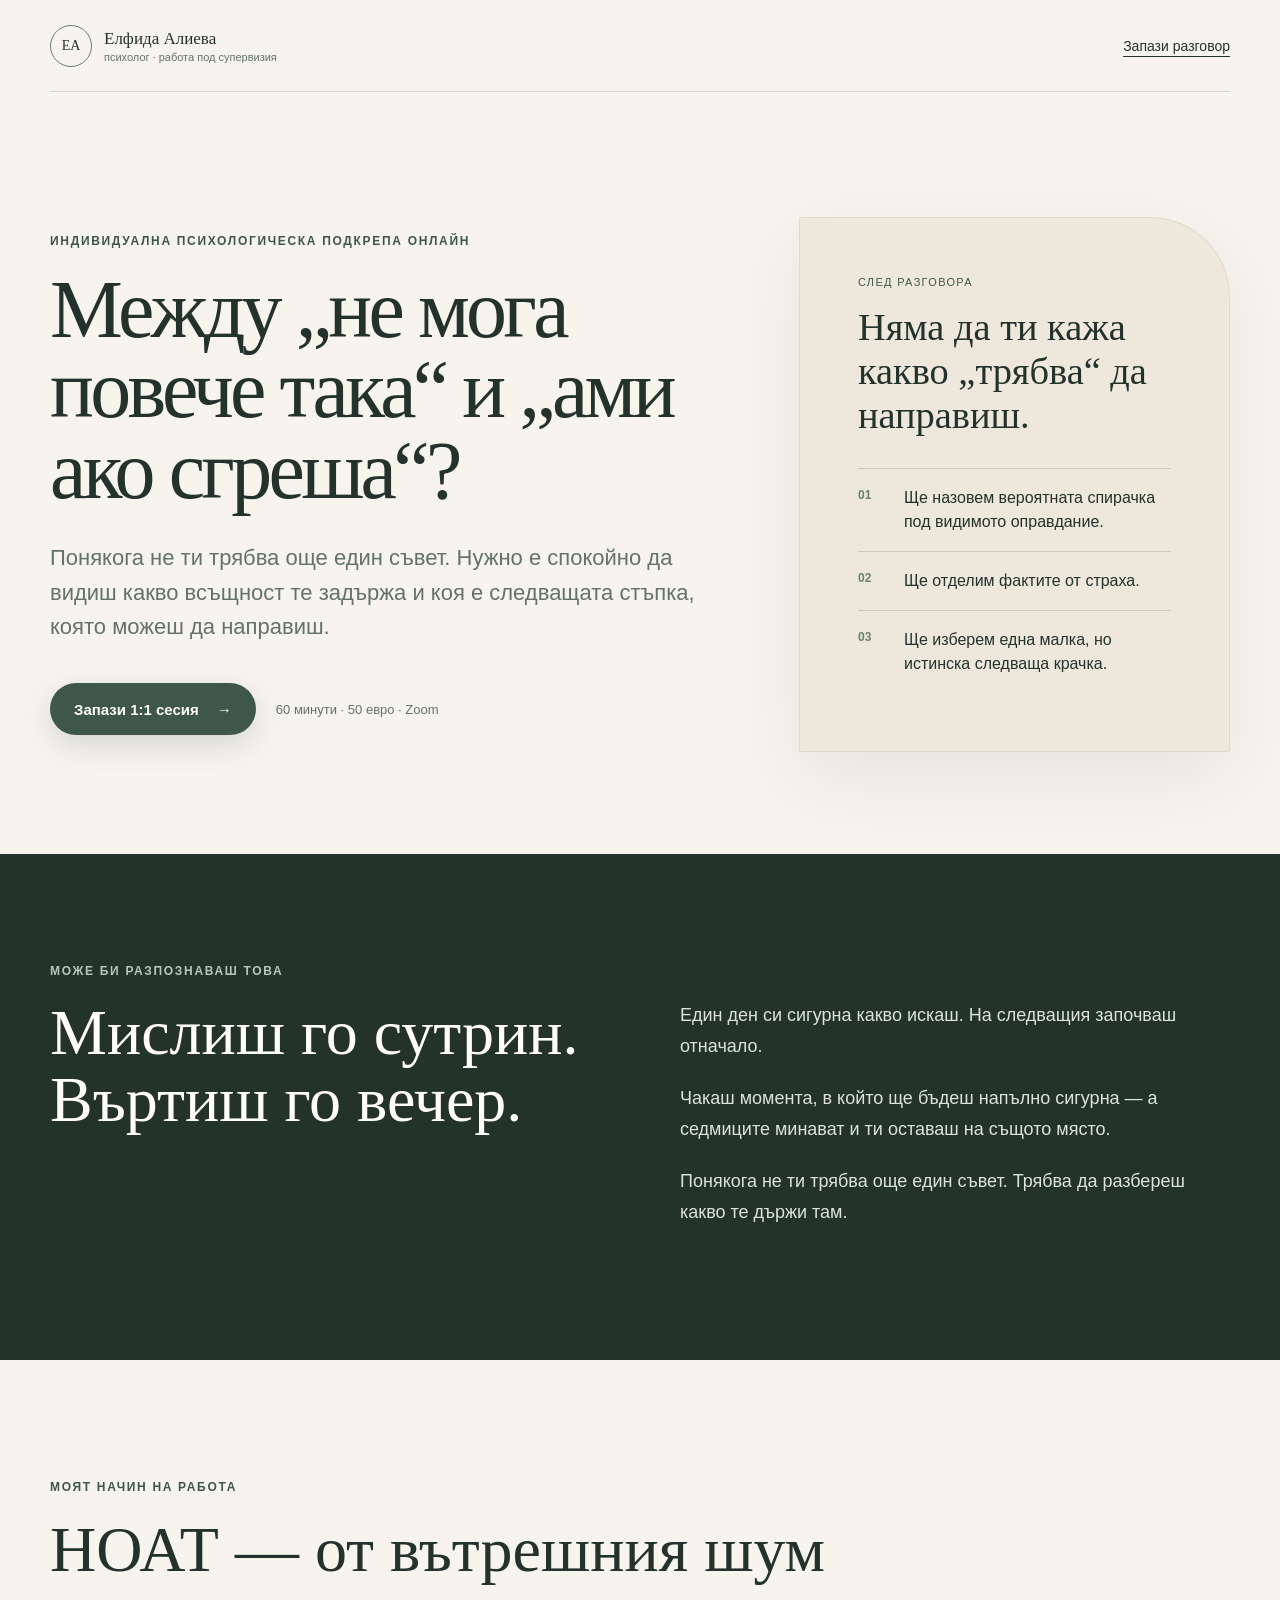
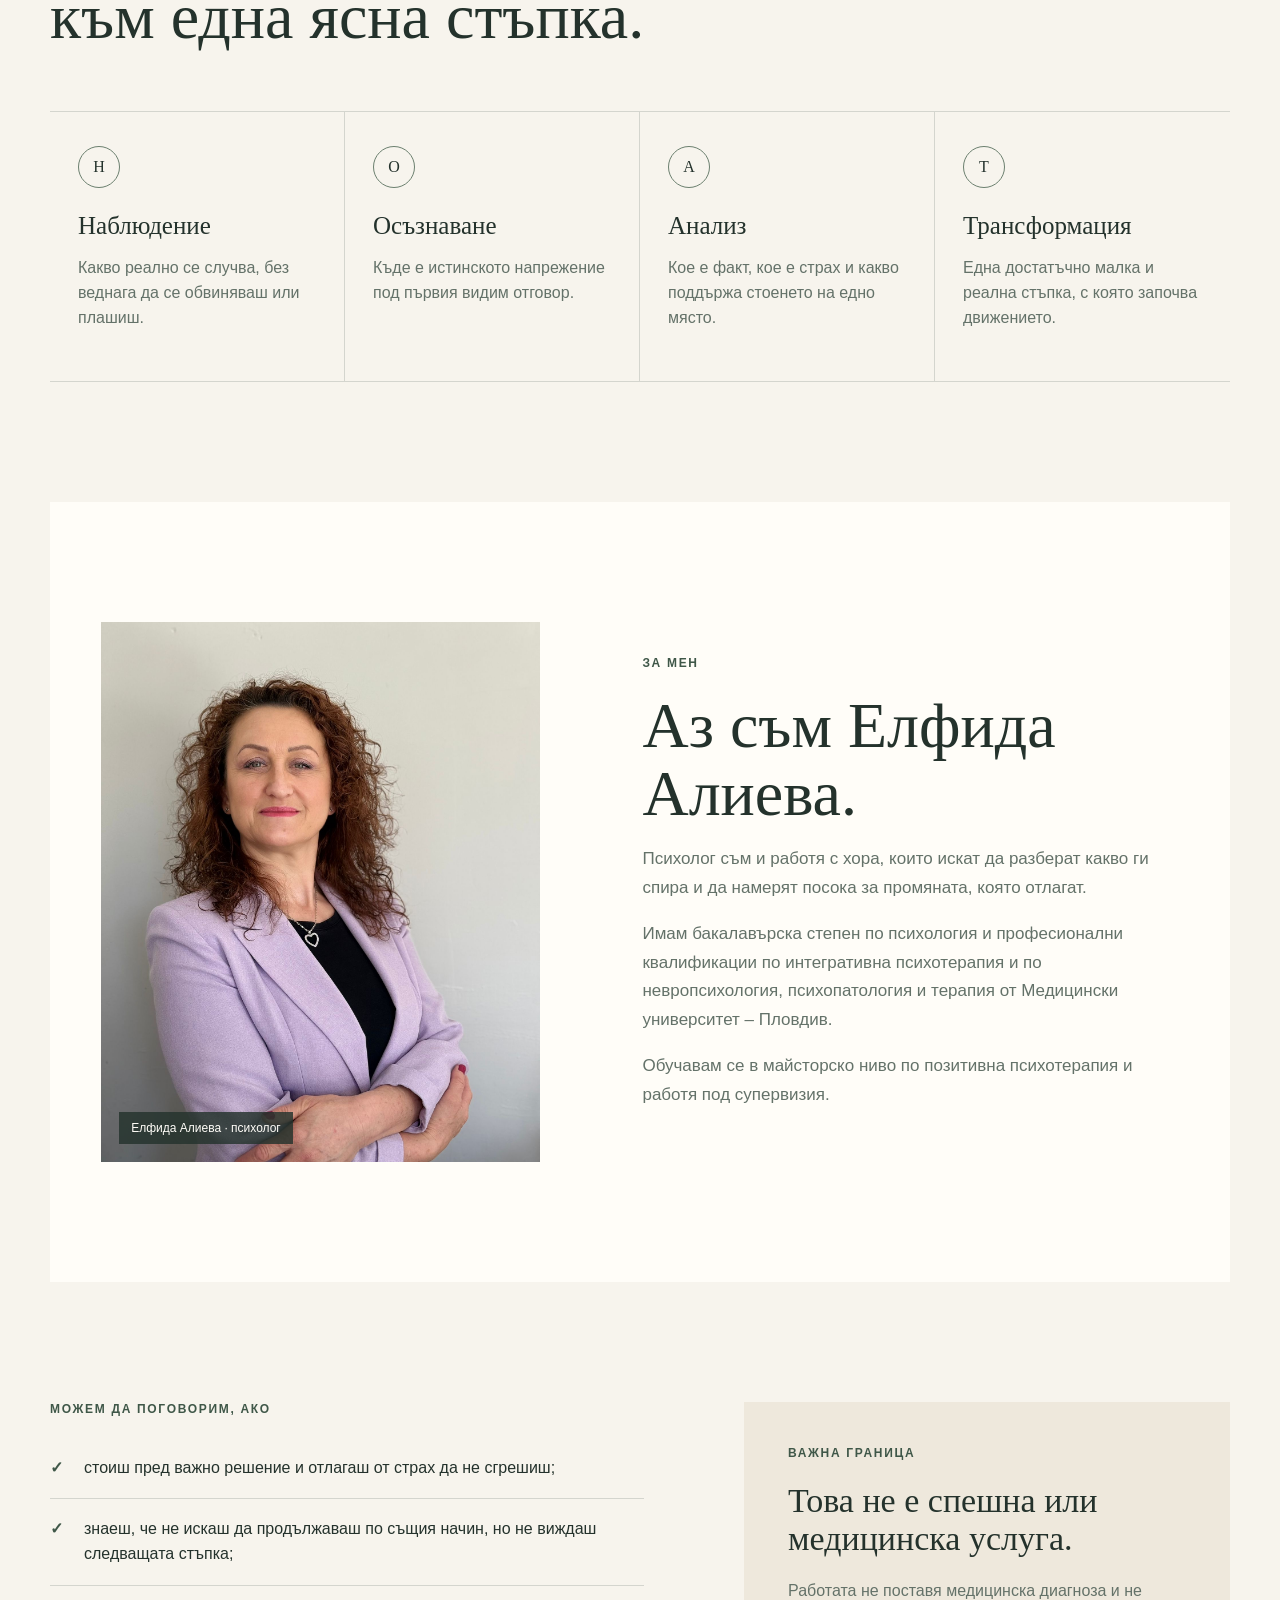
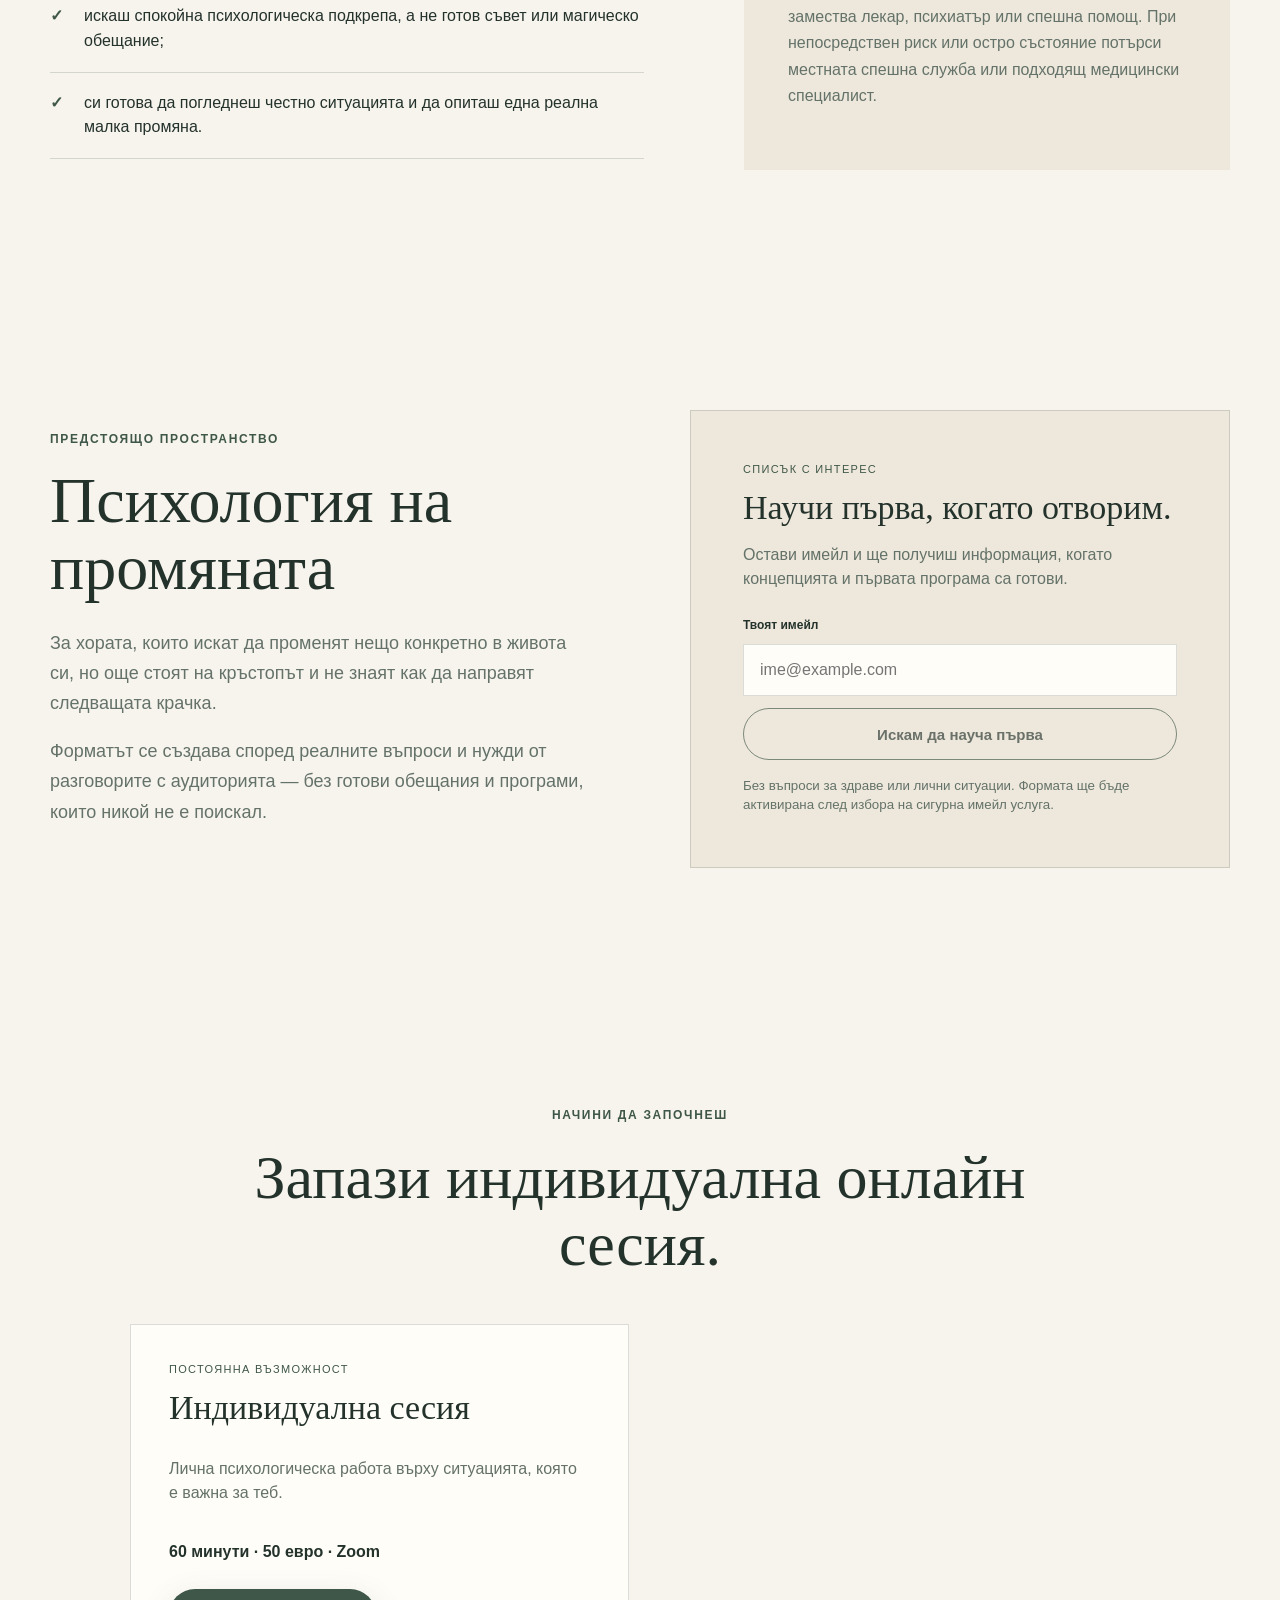
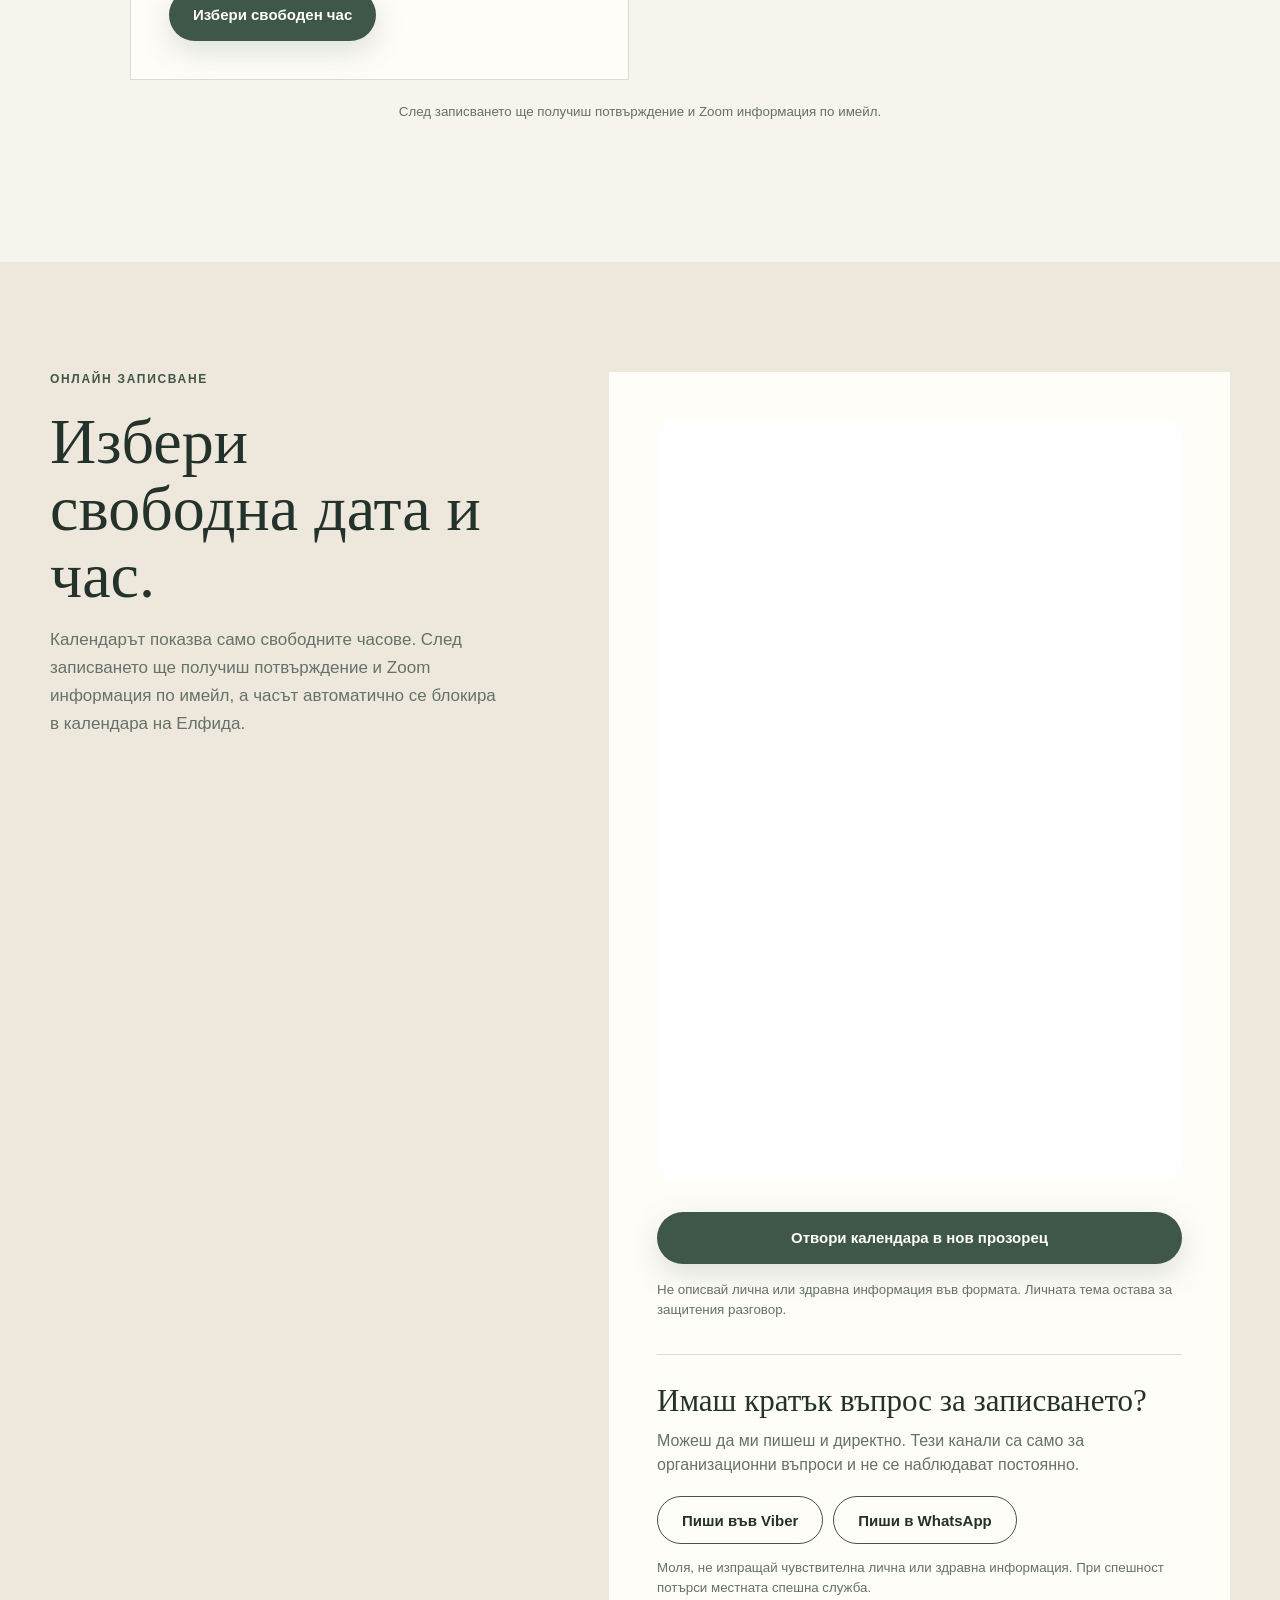
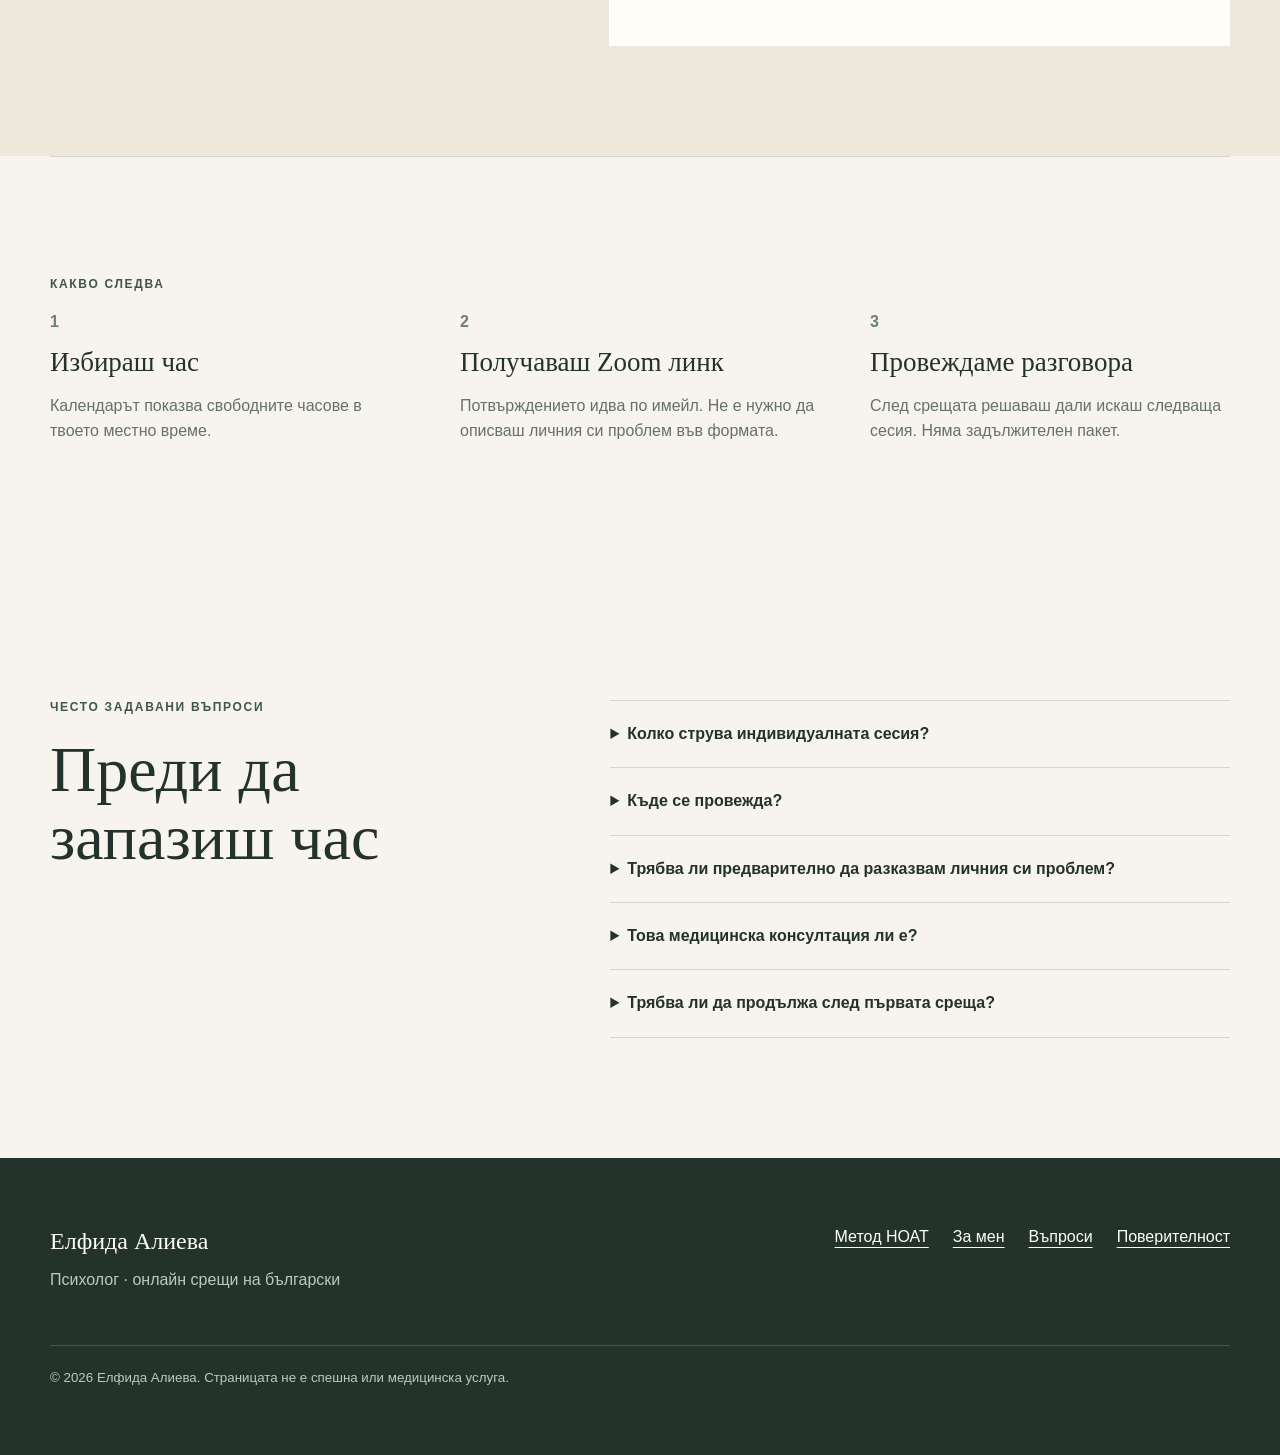
<file: index.html>
<!doctype html>
<html lang="bg">
<head>
  <meta charset="utf-8">
  <meta name="viewport" content="width=device-width, initial-scale=1">
  <meta name="description" content="Индивидуална психологическа подкрепа онлайн на български с Елфида Алиева. 60-минутна сесия в Zoom.">
  <title>Елфида Алиева · Психологическа подкрепа онлайн</title>
  <link rel="stylesheet" href="styles.css">
  <link rel="stylesheet" href="community.css">
  <link rel="stylesheet" href="content.css">
  <link rel="stylesheet" href="portrait.css">
  <link rel="stylesheet" href="booking.css">
  <script src="tracking.js" defer></script>
</head>
<body>
  <main>
    <header class="site-header">
      <a class="brand" href="#top" aria-label="Елфида Алиева — начало">
        <span class="brand-mark">ЕА</span>
        <span><strong>Елфида Алиева</strong><small>психолог · работа под супервизия</small></span>
      </a>
      <a class="header-link" href="#booking">Запази разговор</a>
    </header>
    <section class="hero" id="top">
      <div class="hero-copy">
        <p class="eyebrow">Индивидуална психологическа подкрепа онлайн</p>
        <h1>Между „не мога повече така“ и „ами ако сгреша“?</h1>
        <p class="lead">Понякога не ти трябва още един съвет. Нужно е спокойно да видиш какво всъщност те задържа и коя е следващата стъпка, която можеш да направиш.</p>
        <div class="hero-actions">
          <a class="button button-primary" href="#booking">Запази 1:1 сесия <span aria-hidden="true">→</span></a>
          <span class="availability">60 минути · 50 евро · Zoom</span>
        </div>
      </div>
      <aside class="clarity-card" aria-label="Какво ще получиш">
        <p class="card-kicker">След разговора</p>
        <h2>Няма да ти кажа какво „трябва“ да направиш.</h2>
        <ul>
          <li><span>01</span> Ще назовем вероятната спирачка под видимото оправдание.</li>
          <li><span>02</span> Ще отделим фактите от страха.</li>
          <li><span>03</span> Ще изберем една малка, но истинска следваща крачка.</li>
        </ul>
      </aside>
    </section>
    <section class="recognition">
      <p class="eyebrow">Може би разпознаваш това</p>
      <div class="recognition-grid">
        <h2>Мислиш го сутрин.<br>Въртиш го вечер.</h2>
        <div class="recognition-copy">
          <p>Един ден си сигурна какво искаш. На следващия започваш отначало.</p>
          <p>Чакаш момента, в който ще бъдеш напълно сигурна — а седмиците минават и ти оставаш на същото място.</p>
          <p>Понякога не ти трябва още един съвет. Трябва да разбереш какво те държи там.</p>
        </div>
      </div>
    </section>
    <section class="method-section" id="method">
      <div class="section-heading"><p class="eyebrow">Моят начин на работа</p><h2>НОАТ — от вътрешния шум към една ясна стъпка.</h2></div>
      <ol class="method-grid">
        <li><span>Н</span><h3>Наблюдение</h3><p>Какво реално се случва, без веднага да се обвиняваш или плашиш.</p></li>
        <li><span>О</span><h3>Осъзнаване</h3><p>Къде е истинското напрежение под първия видим отговор.</p></li>
        <li><span>А</span><h3>Анализ</h3><p>Кое е факт, кое е страх и какво поддържа стоенето на едно място.</p></li>
        <li><span>Т</span><h3>Трансформация</h3><p>Една достатъчно малка и реална стъпка, с която започва движението.</p></li>
      </ol>
    </section>
    <section class="about-section" id="about">
      <figure class="portrait"><img src="assets/elfida-portrait.jpg" alt="Елфида Алиева, психолог" width="1536" height="2048"><figcaption>Елфида Алиева · психолог</figcaption></figure>
      <div class="about-copy"><p class="eyebrow">За мен</p><h2>Аз съм Елфида Алиева.</h2><p>Психолог съм и работя с хора, които искат да разберат какво ги спира и да намерят посока за промяната, която отлагат.</p><p>Имам бакалавърска степен по психология и професионални квалификации по интегративна психотерапия и по невропсихология, психопатология и терапия от Медицински университет – Пловдив.</p><p>Обучавам се в майсторско ниво по позитивна психотерапия и работя под супервизия.</p></div>
    </section>
    <section class="fit-section">
      <div><p class="eyebrow">Можем да поговорим, ако</p><ul class="check-list"><li>стоиш пред важно решение и отлагаш от страх да не сгрешиш;</li><li>знаеш, че не искаш да продължаваш по същия начин, но не виждаш следващата стъпка;</li><li>искаш спокойна психологическа подкрепа, а не готов съвет или магическо обещание;</li><li>си готова да погледнеш честно ситуацията и да опиташ една реална малка промяна.</li></ul></div>
      <div class="boundary-card"><p class="eyebrow">Важна граница</p><h3>Това не е спешна или медицинска услуга.</h3><p>Работата не поставя медицинска диагноза и не замества лекар, психиатър или спешна помощ. При непосредствен риск или остро състояние потърси местната спешна служба или подходящ медицински специалист.</p></div>
    </section>
    <section class="community-section" id="community">
      <div class="community-copy">
        <p class="eyebrow">Предстоящо пространство</p>
        <h2>Психология на промяната</h2>
        <p>За хората, които искат да променят нещо конкретно в живота си, но още стоят на кръстопът и не знаят как да направят следващата крачка.</p>
        <p>Форматът се създава според реалните въпроси и нужди от разговорите с аудиторията — без готови обещания и програми, които никой не е поискал.</p>
      </div>
      <div class="waitlist-card">
        <p class="card-kicker">Списък с интерес</p>
        <h3>Научи първа, когато отворим.</h3>
        <p>Остави имейл и ще получиш информация, когато концепцията и първата програма са готови.</p>
        <form aria-label="Списък с интерес към Психология на промяната">
          <label for="waitlist-email">Твоят имейл</label>
          <input id="waitlist-email" type="email" placeholder="ime@example.com" disabled>
          <button class="button button-secondary" type="button" disabled>Искам да науча първа</button>
        </form>
        <small>Без въпроси за здраве или лични ситуации. Формата ще бъде активирана след избора на сигурна имейл услуга.</small>
      </div>
    </section>
    <section class="booking-preview" id="booking">
      <p class="eyebrow">Начини да започнеш</p>
      <h2>Запази индивидуална онлайн сесия.</h2>
      <div class="offer-grid offer-grid-single">
        <article class="offer-card offer-main">
          <p class="card-kicker">Постоянна възможност</p>
          <h3>Индивидуална сесия</h3>
          <p>Лична психологическа работа върху ситуацията, която е важна за теб.</p>
          <strong>60 минути · 50 евро · Zoom</strong>
          <a class="button button-primary" href="#time-request">Избери свободен час</a>
        </article>
      </div>
      <small>След записването ще получиш потвърждение и Zoom информация по имейл.</small>
    </section>
    <section class="time-request" id="time-request">
      <div class="time-request-copy">
        <p class="eyebrow">Онлайн записване</p>
        <h2>Избери свободна дата и час.</h2>
        <p>Календарът показва само свободните часове. След записването ще получиш потвърждение и Zoom информация по имейл, а часът автоматично се блокира в календара на Елфида.</p>
      </div>
      <div class="time-request-panel calendly-panel">
        <iframe title="Календар за индивидуална онлайн сесия с Елфида Алиева" src="https://calendly.com/alievaelfida/1h?hide_gdpr_banner=1" loading="lazy" referrerpolicy="strict-origin-when-cross-origin"></iframe>
        <a class="button button-primary calendar-fallback" href="https://calendly.com/alievaelfida/1h" target="_blank" rel="noopener">Отвори календара в нов прозорец</a>
        <small>Не описвай лична или здравна информация във формата. Личната тема остава за защитения разговор.</small>
        <div class="direct-contact" aria-labelledby="direct-contact-title">
          <h3 id="direct-contact-title">Имаш кратък въпрос за записването?</h3>
          <p>Можеш да ми пишеш и директно. Тези канали са само за организационни въпроси и не се наблюдават постоянно.</p>
          <div class="contact-actions">
            <a class="button contact-button contact-viber" data-contact-channel="viber" href="viber://chat?number=%2B447447279129">Пиши във Viber</a>
            <a class="button contact-button contact-whatsapp" data-contact-channel="whatsapp" href="https://wa.me/447447279129" target="_blank" rel="noopener">Пиши в WhatsApp</a>
          </div>
          <small>Моля, не изпращай чувствителна лична или здравна информация. При спешност потърси местната спешна служба.</small>
        </div>
      </div>
    </section>
    <section class="process-section"><p class="eyebrow">Какво следва</p><div class="process-grid"><article><span>1</span><h3>Избираш час</h3><p>Календарът показва свободните часове в твоето местно време.</p></article><article><span>2</span><h3>Получаваш Zoom линк</h3><p>Потвърждението идва по имейл. Не е нужно да описваш личния си проблем във формата.</p></article><article><span>3</span><h3>Провеждаме разговора</h3><p>След срещата решаваш дали искаш следваща сесия. Няма задължителен пакет.</p></article></div></section>
    <section class="faq-section" id="faq"><div class="section-heading"><p class="eyebrow">Често задавани въпроси</p><h2>Преди да запазиш час</h2></div><div class="faq-list"><details><summary>Колко струва индивидуалната сесия?</summary><p>50 евро за 60 минути. Плащането и условията за отмяна ще бъдат потвърдени при записването.</p></details><details><summary>Къде се провежда?</summary><p>Онлайн в Zoom и на български език. Ще получиш индивидуален линк след записването.</p></details><details><summary>Трябва ли предварително да разказвам личния си проблем?</summary><p>Не. Формата за записване ще събира само данните, необходими за часа и потвърждението. Личната тема остава за защитения разговор.</p></details><details><summary>Това медицинска консултация ли е?</summary><p>Не. Това е психологическа подкрепа и не включва медицинска диагноза или лечение. При физически симптоми или медицински въпроси е важно да разговаряш с лекар.</p></details><details><summary>Трябва ли да продължа след първата среща?</summary><p>Не. След първата сесия сама решаваш дали индивидуалната работа е подходяща за теб.</p></details></div></section>
    <footer><div><strong>Елфида Алиева</strong><p>Психолог · онлайн срещи на български</p></div><nav aria-label="Долна навигация"><a href="#method">Метод НОАТ</a><a href="#about">За мен</a><a href="#faq">Въпроси</a><a href="privacy.html">Поверителност</a></nav><small>© <span id="year">2026</span> Елфида Алиева. Страницата не е спешна или медицинска услуга.</small></footer>
  </main>
</body>
</html>
</file>
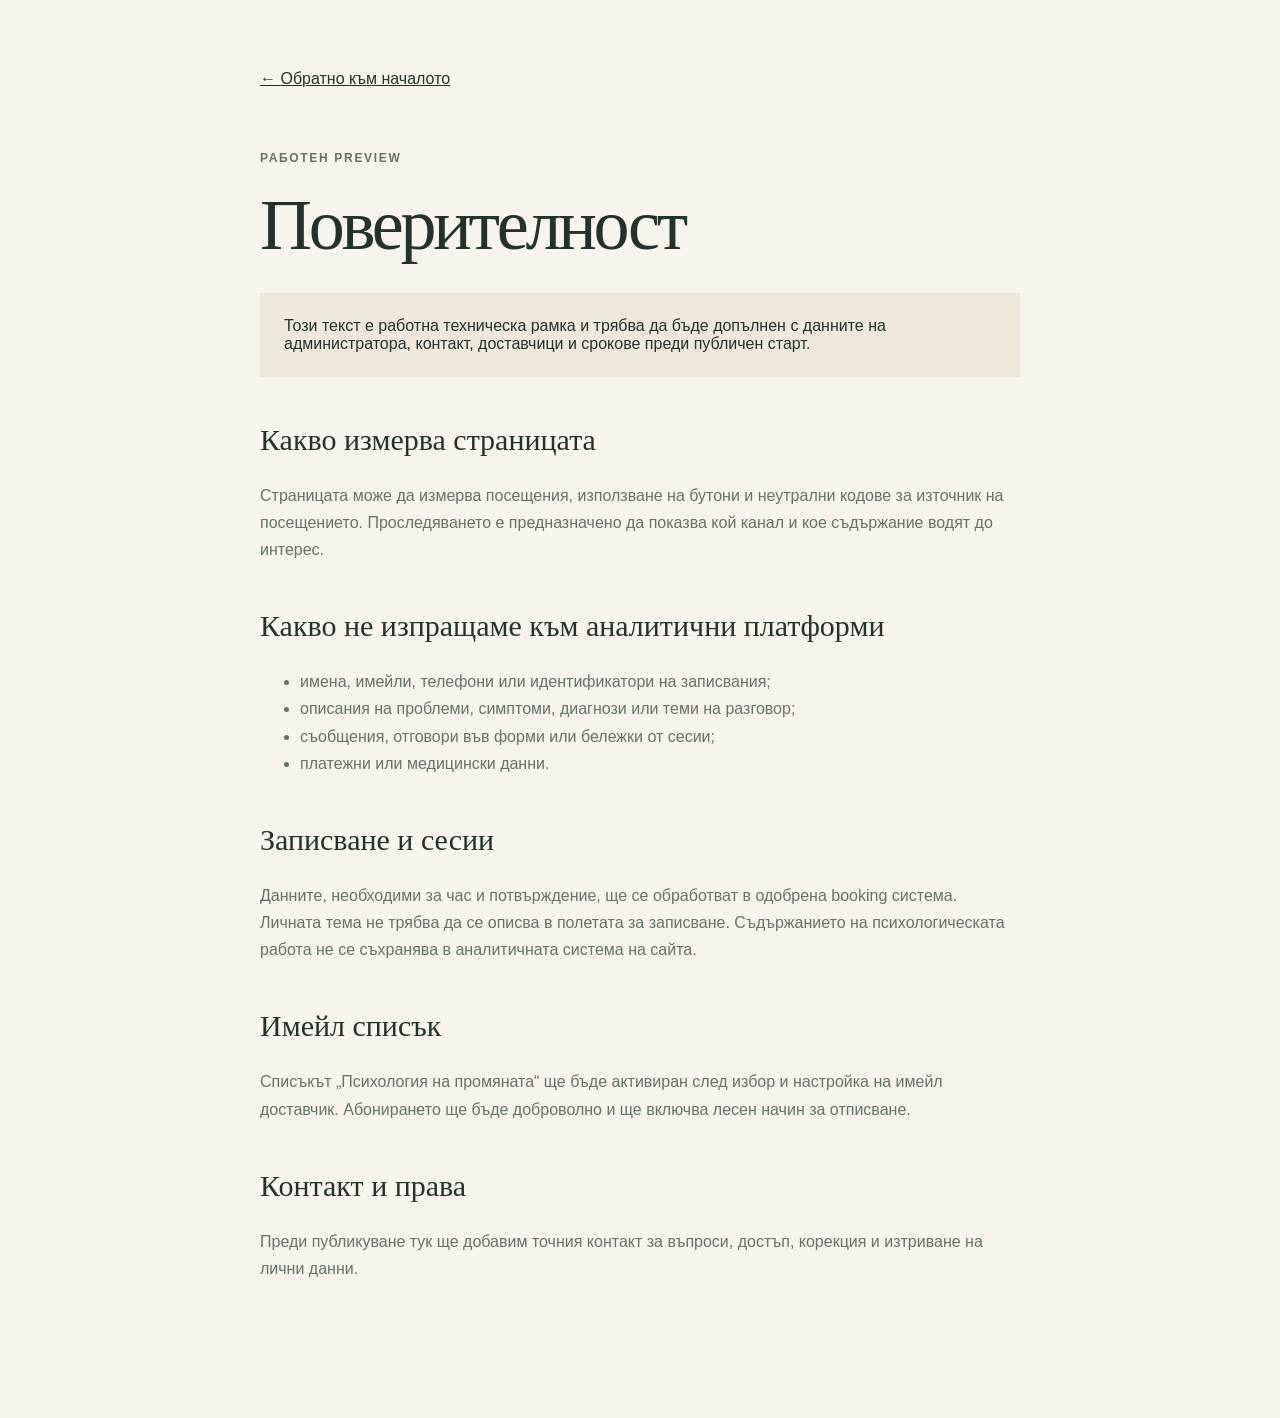
<file: privacy.html>
<!doctype html><html lang="bg"><head><meta charset="utf-8"><meta name="viewport" content="width=device-width,initial-scale=1"><title>Поверителност — Елфида Алиева</title><link rel="stylesheet" href="styles.css"><style>.privacy{width:min(760px,calc(100% - 40px));margin:0 auto;padding:70px 0 120px}.privacy h1{font-size:clamp(42px,7vw,72px)}.privacy h2{font-size:30px;margin-top:46px}.privacy p,.privacy li{color:var(--muted);line-height:1.7}.notice{background:var(--cream);padding:24px;margin:32px 0}</style></head><body><main class="privacy"><a href="index.html">← Обратно към началото</a><p class="eyebrow" style="margin-top:60px">Работен preview</p><h1>Поверителност</h1><div class="notice">Този текст е работна техническа рамка и трябва да бъде допълнен с данните на администратора, контакт, доставчици и срокове преди публичен старт.</div><h2>Какво измерва страницата</h2><p>Страницата може да измерва посещения, използване на бутони и неутрални кодове за източник на посещението. Проследяването е предназначено да показва кой канал и кое съдържание водят до интерес.</p><h2>Какво не изпращаме към аналитични платформи</h2><ul><li>имена, имейли, телефони или идентификатори на записвания;</li><li>описания на проблеми, симптоми, диагнози или теми на разговор;</li><li>съобщения, отговори във форми или бележки от сесии;</li><li>платежни или медицински данни.</li></ul><h2>Записване и сесии</h2><p>Данните, необходими за час и потвърждение, ще се обработват в одобрена booking система. Личната тема не трябва да се описва в полетата за записване. Съдържанието на психологическата работа не се съхранява в аналитичната система на сайта.</p><h2>Имейл списък</h2><p>Списъкът „Психология на промяната“ ще бъде активиран след избор и настройка на имейл доставчик. Абонирането ще бъде доброволно и ще включва лесен начин за отписване.</p><h2>Контакт и права</h2><p>Преди публикуване тук ще добавим точния контакт за въпроси, достъп, корекция и изтриване на лични данни.</p></main></body></html>
</file>
<file: styles.css>
:root{--ink:#24322c;--muted:#647269;--paper:#f7f4ed;--cream:#eee8dc;--sage:#6c806f;--sage-dark:#3f5748;--white:#fffdf8;--line:rgba(36,50,44,.16)}
.offer-grid-single{grid-template-columns:minmax(0,620px);justify-content:center}
*{box-sizing:border-box}html{scroll-behavior:smooth}body{margin:0;background:var(--paper);color:var(--ink);font-family:Arial,Helvetica,sans-serif;text-rendering:optimizeLegibility}a{color:inherit}.campaign-bar{min-height:46px;padding:10px 20px;display:flex;align-items:center;justify-content:center;gap:18px;background:#d7c8ae;color:var(--ink);font-size:13px;text-align:center}.campaign-bar span{text-transform:uppercase;font-size:10px;letter-spacing:.12em;font-weight:700}.campaign-bar a{text-underline-offset:4px}.site-header{width:min(1180px,calc(100% - 40px));margin:0 auto;min-height:92px;display:flex;align-items:center;justify-content:space-between;border-bottom:1px solid var(--line)}.brand{display:flex;align-items:center;gap:12px;text-decoration:none}.brand-mark{display:grid;place-items:center;width:42px;height:42px;border:1px solid var(--sage);border-radius:50%;font-family:Georgia,serif;font-size:14px}.brand strong,.brand small{display:block}.brand strong{font-family:Georgia,serif;font-size:17px;font-weight:500}.brand small{margin-top:2px;color:var(--muted);font-size:11px}.header-link{font-size:14px;text-underline-offset:5px}.hero{width:min(1180px,calc(100% - 40px));margin:0 auto;min-height:calc(100vh - 138px);padding:clamp(64px,9vw,132px) 0 92px;display:grid;grid-template-columns:minmax(0,1.2fr) minmax(320px,.8fr);gap:clamp(48px,8vw,110px);align-items:center}.eyebrow{margin:0 0 22px;color:var(--sage-dark);font-size:12px;font-weight:700;letter-spacing:.14em;text-transform:uppercase}h1,h2,h3{font-family:Georgia,'Times New Roman',serif;font-weight:400}h1{margin:0;max-width:760px;font-size:clamp(48px,6.4vw,88px);line-height:.98;letter-spacing:-.045em}.lead{max-width:660px;margin:30px 0 0;color:var(--muted);font-size:clamp(18px,2vw,22px);line-height:1.58}.hero-actions{margin-top:38px;display:flex;align-items:center;gap:20px;flex-wrap:wrap}.button{min-height:52px;padding:0 24px;border:0;border-radius:999px;display:inline-flex;align-items:center;justify-content:center;gap:18px;font-size:15px;font-weight:700;text-decoration:none;cursor:pointer}.button-primary{background:var(--sage-dark);color:var(--white);box-shadow:0 10px 30px rgba(63,87,72,.18)}.button-primary:hover{background:#30463a}.button-secondary{background:transparent;color:var(--ink);border:1px solid var(--sage-dark)}.button:focus-visible,a:focus-visible{outline:3px solid #d39763;outline-offset:3px}.button:disabled{cursor:not-allowed;opacity:.65}.availability{color:var(--muted);font-size:13px}.clarity-card{background:var(--cream);border:1px solid rgba(36,50,44,.08);border-radius:2px 80px 2px 2px;padding:clamp(32px,5vw,58px);box-shadow:0 26px 80px rgba(36,50,44,.08)}.card-kicker{margin:0;color:var(--sage-dark);font-size:11px;letter-spacing:.12em;text-transform:uppercase}.clarity-card h2{margin:18px 0 30px;font-size:clamp(28px,3vw,40px);line-height:1.14}.clarity-card ul{list-style:none;margin:0;padding:0}.clarity-card li{display:grid;grid-template-columns:34px 1fr;gap:12px;padding:17px 0;border-top:1px solid var(--line);line-height:1.5}.clarity-card li span{color:var(--sage);font-size:12px;font-weight:700}.recognition{background:var(--ink);color:var(--white);padding:110px max(20px,calc((100vw - 1180px)/2))}.recognition .eyebrow{color:#b8c6b9}.recognition-grid{display:grid;grid-template-columns:1fr 1fr;gap:80px}.recognition h2{margin:0;font-size:clamp(40px,5vw,70px);line-height:1.04}.recognition-copy{color:#dce3dc;font-size:18px;line-height:1.7}.recognition-copy p{margin:0 0 22px}.booking-preview{width:min(1020px,calc(100% - 40px));margin:0 auto;padding:120px 0 140px;text-align:center}.booking-preview>h2{max-width:780px;margin:0 auto 46px;font-size:clamp(38px,5vw,62px);line-height:1.08}.offer-grid{display:grid;grid-template-columns:1fr 1fr;gap:22px;text-align:left}.offer-card{padding:38px;border:1px solid var(--line);background:var(--white);display:flex;flex-direction:column;align-items:flex-start}.offer-campaign{background:var(--cream)}.offer-card h3{margin:14px 0;font-size:34px}.offer-card>p:not(.card-kicker){min-height:54px;color:var(--muted);line-height:1.55}.offer-card>strong{display:block;margin:16px 0 28px}.booking-preview small{display:block;max-width:520px;margin:22px auto 0;color:var(--muted);line-height:1.5}@media(max-width:800px){.campaign-bar{flex-wrap:wrap;gap:6px 14px}.site-header{min-height:76px}.brand small{display:none}.hero{min-height:auto;grid-template-columns:1fr;padding:64px 0 76px}.clarity-card{border-radius:2px 52px 2px 2px}.recognition{padding-top:80px;padding-bottom:80px}.recognition-grid,.offer-grid{grid-template-columns:1fr;gap:24px}}@media(max-width:430px){.site-header,.hero{width:min(100% - 28px,1180px)}.campaign-bar span{display:none}.header-link{font-size:12px}h1{font-size:45px}.hero-actions,.button{width:100%}.availability{width:100%;text-align:center}.clarity-card,.offer-card{padding:30px 24px}}@media(prefers-reduced-motion:reduce){html{scroll-behavior:auto}}
</file>
<file: community.css>
.community-section {
  width: min(1180px, calc(100% - 40px));
  margin: 0 auto;
  padding: 120px 0;
  display: grid;
  grid-template-columns: 1fr 1fr;
  gap: clamp(48px, 8vw, 100px);
  align-items: center;
}
.community-copy h2 { margin: 0 0 26px; font-size: clamp(42px, 5vw, 70px); line-height: 1.04; }
.community-copy > p:not(.eyebrow) { max-width: 620px; color: var(--muted); font-size: 18px; line-height: 1.68; }
.waitlist-card { padding: clamp(30px, 5vw, 52px); background: var(--cream); border: 1px solid var(--line); }
.waitlist-card h3 { margin: 14px 0; font-size: 34px; }
.waitlist-card > p:not(.card-kicker) { color: var(--muted); line-height: 1.55; }
.waitlist-card form { margin-top: 26px; display: grid; gap: 12px; }
.waitlist-card label { font-size: 12px; font-weight: 700; }
.waitlist-card input { min-height: 52px; padding: 0 16px; border: 1px solid var(--line); background: var(--white); font: inherit; }
.waitlist-card small { display: block; margin-top: 16px; color: var(--muted); line-height: 1.45; }
@media (max-width: 800px) { .community-section { grid-template-columns: 1fr; gap: 32px; padding: 80px 0; } }
@media (max-width: 430px) { .waitlist-card { padding: 30px 24px; } }
</file>
<file: content.css>
.method-section,.about-section,.fit-section,.process-section,.faq-section{width:min(1180px,calc(100% - 40px));margin:0 auto;padding:120px 0}.section-heading{max-width:790px}.section-heading h2,.about-copy h2,.faq-section h2{margin:0;font-size:clamp(40px,5vw,68px);line-height:1.06}.method-grid{list-style:none;margin:60px 0 0;padding:0;display:grid;grid-template-columns:repeat(4,1fr);border-top:1px solid var(--line);border-bottom:1px solid var(--line)}.method-grid li{padding:34px 28px;border-right:1px solid var(--line)}.method-grid li:last-child{border-right:0}.method-grid span{display:grid;place-items:center;width:42px;height:42px;border:1px solid var(--sage);border-radius:50%;font-family:Georgia,serif}.method-grid h3{margin:24px 0 12px;font-size:25px}.method-grid p{color:var(--muted);line-height:1.55}.about-section{display:grid;grid-template-columns:.9fr 1.1fr;gap:clamp(50px,8vw,110px);align-items:center;background:var(--white);padding-left:max(30px,4vw);padding-right:max(30px,4vw)}.portrait-placeholder{min-height:540px;background:linear-gradient(145deg,#d9d2c3,#a8b2a5);display:flex;flex-direction:column;align-items:center;justify-content:center;color:var(--white)}.portrait-placeholder span{font-family:Georgia,serif;font-size:86px}.portrait-placeholder small{margin-top:16px}.about-copy>p:not(.eyebrow){color:var(--muted);font-size:17px;line-height:1.7}.fit-section{display:grid;grid-template-columns:1.1fr .9fr;gap:clamp(50px,8vw,100px)}.check-list{list-style:none;margin:0;padding:0}.check-list li{padding:18px 0 18px 34px;border-bottom:1px solid var(--line);line-height:1.55;position:relative}.check-list li:before{content:'✓';position:absolute;left:0;color:var(--sage-dark);font-weight:700}.boundary-card{background:var(--cream);padding:44px;align-self:start}.boundary-card h3{font-size:34px;margin:10px 0 20px}.boundary-card p:last-child{color:var(--muted);line-height:1.65}.process-section{border-top:1px solid var(--line)}.process-grid{display:grid;grid-template-columns:repeat(3,1fr);gap:50px}.process-grid article span{color:var(--sage);font-weight:700}.process-grid h3{font-size:27px;margin:16px 0 10px}.process-grid p{color:var(--muted);line-height:1.55}.faq-section{display:grid;grid-template-columns:.85fr 1.15fr;gap:clamp(50px,8vw,110px)}.faq-list details{border-top:1px solid var(--line);padding:22px 0}.faq-list details:last-child{border-bottom:1px solid var(--line)}.faq-list summary{cursor:pointer;font-weight:700;line-height:1.4}.faq-list details p{color:var(--muted);line-height:1.6;padding-right:24px}footer{background:var(--ink);color:var(--white);padding:70px max(20px,calc((100vw - 1180px)/2));display:grid;grid-template-columns:1fr auto;gap:40px}footer strong{font-family:Georgia,serif;font-size:24px;font-weight:400}footer p,footer small{color:#bdc8c0}footer nav{display:flex;gap:24px;flex-wrap:wrap}footer a{text-underline-offset:5px}footer>small{grid-column:1/-1;border-top:1px solid rgba(255,255,255,.16);padding-top:24px}@media(max-width:900px){.method-grid{grid-template-columns:1fr 1fr}.method-grid li:nth-child(2){border-right:0}.method-grid li:nth-child(-n+2){border-bottom:1px solid var(--line)}.about-section,.fit-section,.faq-section{grid-template-columns:1fr}.portrait-placeholder{min-height:420px}.process-grid{grid-template-columns:1fr;gap:24px}}@media(max-width:540px){.method-section,.about-section,.fit-section,.process-section,.faq-section{padding-top:80px;padding-bottom:80px}.method-grid{grid-template-columns:1fr}.method-grid li{border-right:0;border-bottom:1px solid var(--line)}.method-grid li:last-child{border-bottom:0}.about-section{padding-left:20px;padding-right:20px}.portrait-placeholder{min-height:340px}.boundary-card{padding:30px 24px}footer{grid-template-columns:1fr}footer nav{flex-direction:column;gap:14px}}
</file>
<file: portrait.css>
.portrait { margin: 0; position: relative; min-height: 540px; overflow: hidden; background: #d9d2c3; }
.portrait img { position: absolute; inset: 0; width: 100%; height: 100%; object-fit: cover; object-position: 50% 20%; }
.portrait figcaption { position: absolute; left: 18px; bottom: 18px; padding: 9px 12px; background: rgba(36,50,44,.82); color: var(--white); font-size: 12px; }
@media (max-width: 900px) { .portrait { min-height: 520px; } }
@media (max-width: 540px) { .portrait { min-height: 430px; } }
</file>
<file: booking.css>
.time-request{background:var(--cream);padding:110px max(20px,calc((100vw - 1180px)/2));display:grid;grid-template-columns:.85fr 1.15fr;gap:clamp(50px,8vw,100px)}.time-request-copy h2{margin:0;font-size:clamp(40px,5vw,66px);line-height:1.05}.time-request-copy>p:not(.eyebrow){color:var(--muted);font-size:17px;line-height:1.65}.time-request-panel{background:var(--white);padding:clamp(28px,5vw,48px);display:grid;gap:16px}.time-request-panel fieldset{border:0;padding:0;margin:0 0 8px}.time-request-panel legend,.time-request-panel>label{font-weight:700;font-size:13px;margin-bottom:10px}.time-request-panel fieldset>label{display:block;padding:10px 0;font-weight:400}.time-request-panel input[type=date]{min-height:50px;border:1px solid var(--line);padding:0 14px;background:#fff;font:inherit}.date-note{min-height:22px;color:var(--muted);font-size:13px}.time-options{margin-top:8px!important}.slot-list,#slot-list{display:flex;gap:9px;flex-wrap:wrap;margin-top:14px}.slot-choice{position:relative}.slot-choice input{position:absolute;opacity:0;pointer-events:none}.slot-choice span{display:block;padding:10px 13px;border:1px solid var(--line);background:#fff;cursor:pointer}.slot-choice input:checked+span{background:var(--sage-dark);border-color:var(--sage-dark);color:#fff}.time-request-panel small{color:var(--muted);line-height:1.5}@media(max-width:800px){.time-request{grid-template-columns:1fr;padding-top:80px;padding-bottom:80px}}@media(max-width:430px){.time-request-panel{padding:28px 20px}.time-request-panel .button{width:100%}}
.calendly-panel iframe {
  width: 100%;
  min-height: 760px;
  border: 0;
  border-radius: 18px;
  background: #fff;
}

.calendar-fallback {
  margin-top: 1rem;
}

.direct-contact {
  margin-top: 18px;
  padding-top: 28px;
  border-top: 1px solid var(--line);
}

.direct-contact h3 {
  margin: 0 0 10px;
  font-size: clamp(24px, 3vw, 31px);
}

.direct-contact p {
  margin: 0 0 18px;
  color: var(--muted);
  line-height: 1.55;
}

.contact-actions {
  display: flex;
  flex-wrap: wrap;
  gap: 10px;
  margin-bottom: 14px;
}

.contact-button {
  min-height: 48px;
  border: 1px solid var(--sage-dark);
  background: var(--white);
  color: var(--ink);
}

.contact-button:hover {
  background: var(--cream);
}

@media (max-width: 720px) {
  .calendly-panel iframe { min-height: 820px; }
  .contact-actions, .contact-button { width: 100%; }
}
</file>
